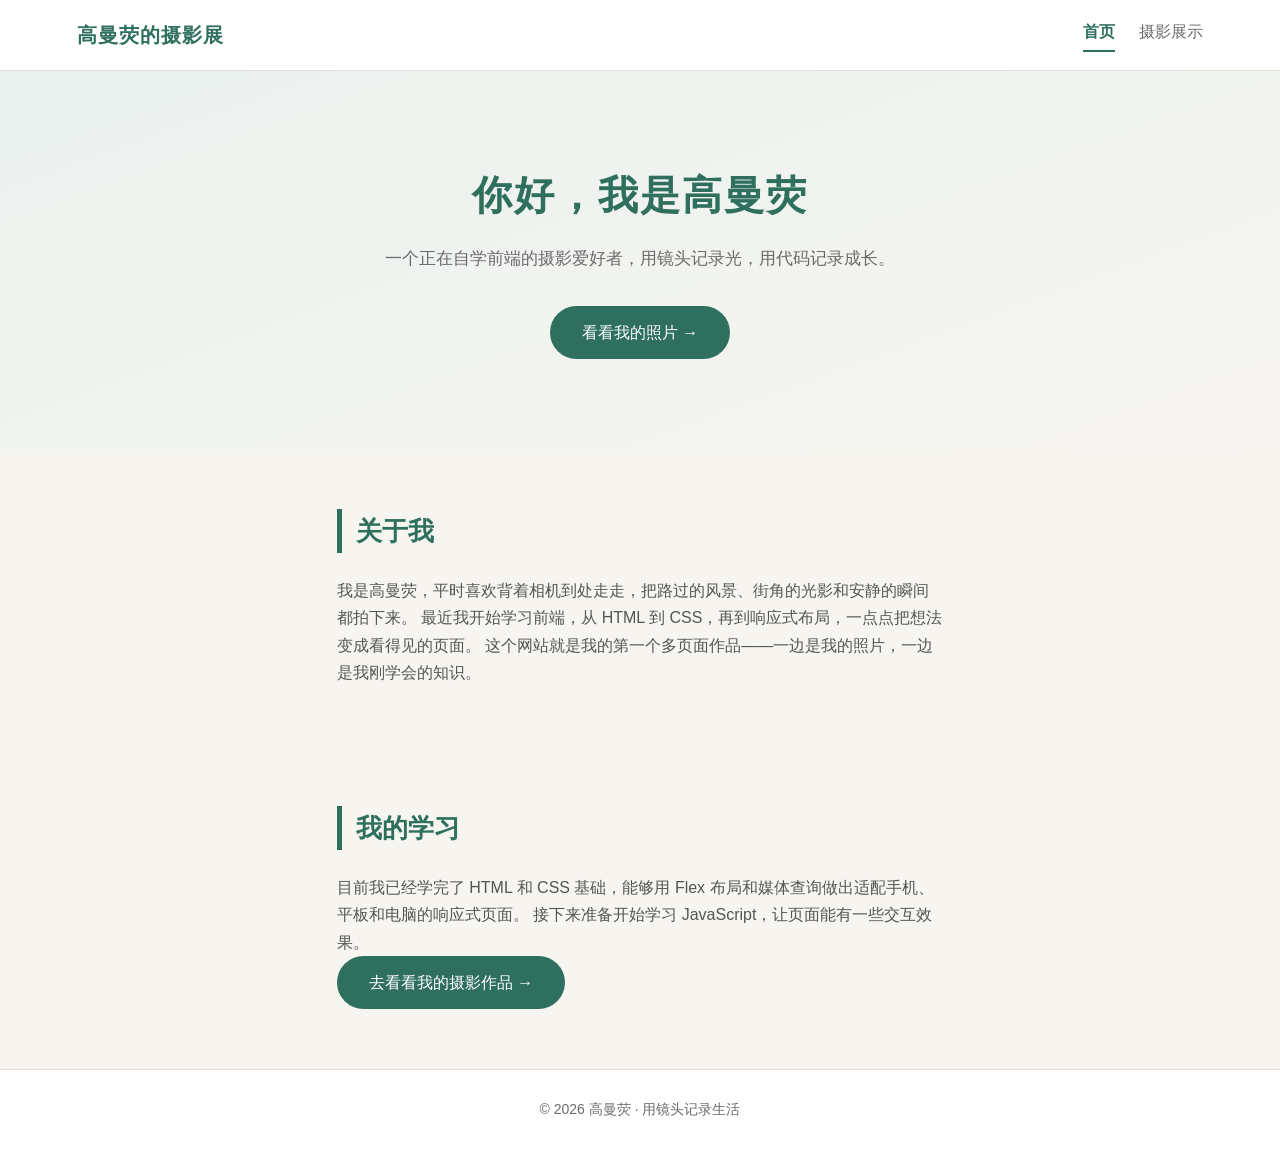
<file: index.html>
<!DOCTYPE html>
<html lang="zh-CN">
<head>
  <meta charset="UTF-8">
  <!-- 响应式第一行，必须有：让页面宽度 = 设备宽度 -->
  <meta name="viewport" content="width=device-width, initial-scale=1.0">
  <title>高曼荧 | 首页</title>
  <link rel="stylesheet" href="css/css.css">
</head>
<body>

  <!-- ===== 顶部导航 ===== -->
  <header class="header">
    <div class="logo">高曼荧的摄影展</div>
    <nav class="nav">
      <a href="index.html" class="active">首页</a>
      <a href="gallery.html">摄影展示</a>
    </nav>
  </header>

  <main>
    <section class="hero">
      <h1>你好，我是高曼荧</h1>
      <p>一个正在自学前端的摄影爱好者，用镜头记录光，用代码记录成长。</p>
      <a href="gallery.html" class="btn">看看我的照片 →</a>
    </section>

    <section class="section">
      <h2 class="section-title">关于我</h2>
      <p class="section-text">
        我是高曼荧，平时喜欢背着相机到处走走，把路过的风景、街角的光影和安静的瞬间都拍下来。
        最近我开始学习前端，从 HTML 到 CSS，再到响应式布局，一点点把想法变成看得见的页面。
        这个网站就是我的第一个多页面作品——一边是我的照片，一边是我刚学会的知识。
      </p>
    </section>

    <section class="section">
      <h2 class="section-title">我的学习</h2>
      <p class="section-text">
        目前我已经学完了 HTML 和 CSS 基础，能够用 Flex 布局和媒体查询做出适配手机、平板和电脑的响应式页面。
        接下来准备开始学习 JavaScript，让页面能有一些交互效果。
      </p>
      <a href="gallery.html" class="btn btn-outline">去看看我的摄影作品 →</a>
    </section>
  </main>


  <footer class="footer">
    <p>© 2026 高曼荧 · 用镜头记录生活</p>
  </footer>

</body>
</html>
</file>
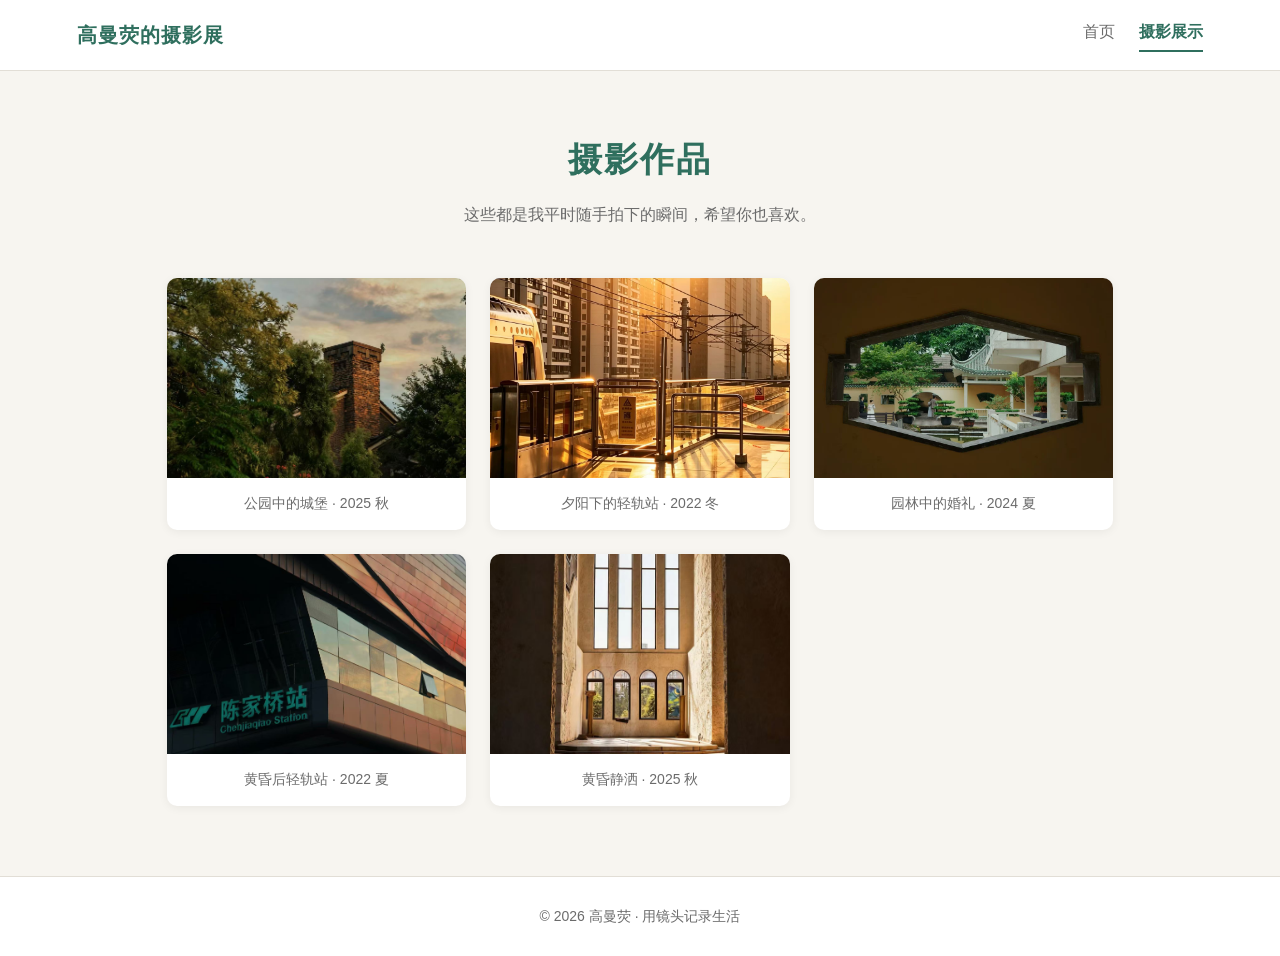
<file: gallery.html>
<!DOCTYPE html>
<html lang="zh-CN">
<head>
  <meta charset="UTF-8">
  <meta name="viewport" content="width=device-width, initial-scale=1.0">
  <title>高曼荧 | 摄影展示</title>
  <link rel="stylesheet" href="css/css.css">
</head>
<body>
  <header class="header">
    <div class="logo">高曼荧的摄影展</div>
    <nav class="nav">
      <a href="index.html">首页</a>
      <a href="gallery.html" class="active">摄影展示</a>
    </nav>
  </header>

  <main>
    <section class="page-title">
      <h1>摄影作品</h1>
      <p>这些都是我平时随手拍下的瞬间，希望你也喜欢。</p>
    </section>

    <section class="gallery">

      <figure class="photo">
        <img src="img/building.jpg" alt="building">
        <figcaption>公园中的城堡 · 2025 秋</figcaption>
      </figure>

      <figure class="photo">
        <img src="img/car.jpg" alt="car">
        <figcaption>夕阳下的轻轨站 · 2022 冬</figcaption>
      </figure>

      <figure class="photo">
        <img src="img/park.jpg" alt="park">
        <figcaption>园林中的婚礼 · 2024 夏</figcaption>
      </figure>

      <figure class="photo">
        <img src="img/station.jpg" alt="station">
        <figcaption>黄昏后轻轨站 · 2022 夏</figcaption>
      </figure>

      <figure class="photo">
        <img src="img/sunshine.jpg" alt="sunshine">
        <figcaption>黄昏静洒 · 2025 秋</figcaption>
      </figure>

    </section>
  </main>

  <footer class="footer">
    <p>© 2026 高曼荧 · 用镜头记录生活</p>
  </footer>

</body>
</html>
</file>
<file: css/css.css>
* {
  margin: 0;
  padding: 0;
  box-sizing: border-box;
}

body {
  font-family:
    "Helvetica Neue", Arial, "PingFang SC", "Microsoft YaHei", sans-serif;
  color: #333;
  background-color: #f7f5f0;
  line-height: 1.7;
}

img {
  display: block;
  width: 100%;
}

a {
  text-decoration: none;
  color: inherit;
}

:root {
  --main-color: #2f6f5e;
  --text-light: #6b6b6b;
  --card-bg: #ffffff;
  --border-color: #e2ded6;
}

.header {
  display: flex;
  justify-content: space-between;
  align-items: center;
  flex-wrap: wrap;
  gap: 12px;
  padding: 18px 6%;
  background-color: #ffffff;
  border-bottom: 1px solid var(--border-color);
  position: sticky;
  top: 0;
  z-index: 10;
}

.logo {
  font-size: 20px;
  font-weight: bold;
  color: var(--main-color);
  letter-spacing: 1px;
}

.nav {
  display: flex;
  gap: 24px;
}

.nav a {
  font-size: 16px;
  color: var(--text-light);
  padding-bottom: 4px;
  border-bottom: 2px solid transparent;
  transition: all 0.3s;
}

.nav a:hover {
  color: var(--main-color);
}

.nav a.active {
  color: var(--main-color);
  font-weight: bold;
  border-bottom-color: var(--main-color);
}

.hero {
  text-align: center;
  padding: 90px 6%;
  background: linear-gradient(160deg, #eaf1ee 0%, #f7f5f0 100%);
}

.hero h1 {
  font-size: 40px;
  color: var(--main-color);
  margin-bottom: 16px;
  letter-spacing: 2px;
}

.hero p {
  font-size: 17px;
  color: var(--text-light);
  max-width: 560px;
  margin: 0 auto 32px;
}

.btn {
  display: inline-block;
  padding: 13px 32px;
  background-color: var(--main-color);
  color: #ffffff;
  border-radius: 30px;
  font-size: 16px;
  transition: all 0.3s;
}

.btn:hover {
  background-color: #24564a;
  transform: translateY(-2px);
}

.section {
  max-width: 760px;
  margin: 0 auto;
  padding: 60px 6%;
}

.section-title {
  font-size: 26px;
  color: var(--main-color);
  margin-bottom: 24px;
  padding-left: 14px;
  border-left: 5px solid var(--main-color);
}

.section-text {
  color: #555;
  font-size: 16px;
}

/* 进度条列表 */
.progress-list {
  display: flex;
  flex-direction: column;
  gap: 22px;
}

.progress-head {
  display: flex;
  justify-content: space-between;
  font-size: 15px;
  margin-bottom: 8px;
  color: #444;
}

.progress-bar {
  height: 12px;
  background-color: #e6e2da;
  border-radius: 10px;
  overflow: hidden;
}

.progress-fill {
  height: 100%;
  background: linear-gradient(90deg, #4a9d85, #2f6f5e);
  border-radius: 10px;
}

.page-title {
  text-align: center;
  padding: 60px 6% 30px;
}

.page-title h1 {
  font-size: 34px;
  color: var(--main-color);
  margin-bottom: 12px;
  letter-spacing: 2px;
}

.page-title p {
  color: var(--text-light);
  font-size: 16px;
}

.gallery {
  max-width: 1100px;
  margin: 0 auto;
  padding: 20px 6% 70px;

  display: grid;
  grid-template-columns: repeat(3, 1fr);
  gap: 24px;
}

.photo {
  background-color: var(--card-bg);
  border-radius: 10px;
  overflow: hidden;
  box-shadow: 0 2px 10px rgba(0, 0, 0, 0.06);
  transition:
    transform 0.3s,
    box-shadow 0.3s;
}

.photo:hover {
  transform: translateY(-6px);
  box-shadow: 0 10px 22px rgba(0, 0, 0, 0.12);
}

.photo img {
  height: 200px;
  object-fit: cover;
}

.photo figcaption {
  padding: 14px 16px;
  font-size: 14px;
  color: var(--text-light);
  text-align: center;
}

.footer {
  text-align: center;
  padding: 28px 6%;
  background-color: #ffffff;
  border-top: 1px solid var(--border-color);
  color: var(--text-light);
  font-size: 14px;
}

@media (max-width: 900px) {
  .gallery {
    grid-template-columns: repeat(2, 1fr);
    gap: 18px;
  }

  .hero h1 {
    font-size: 32px;
  }

  .hero {
    padding: 70px 6%;
  }
}

@media (max-width: 600px) {
  .header {
    flex-direction: column;
    gap: 10px;
    padding: 16px 5%;
  }

  .nav {
    gap: 20px;
  }

  .hero {
    padding: 55px 5%;
  }

  .hero h1 {
    font-size: 26px;
    letter-spacing: 1px;
  }

  .hero p {
    font-size: 15px;
  }

  .section {
    padding: 45px 5%;
  }

  .section-title {
    font-size: 22px;
  }

  .page-title {
    padding: 40px 5% 20px;
  }

  .page-title h1 {
    font-size: 26px;
  }

  .gallery {
    grid-template-columns: 1fr;
    gap: 16px;
    padding: 16px 5% 50px;
  }

  .photo img {
    height: 220px;
  }
}
</file>
